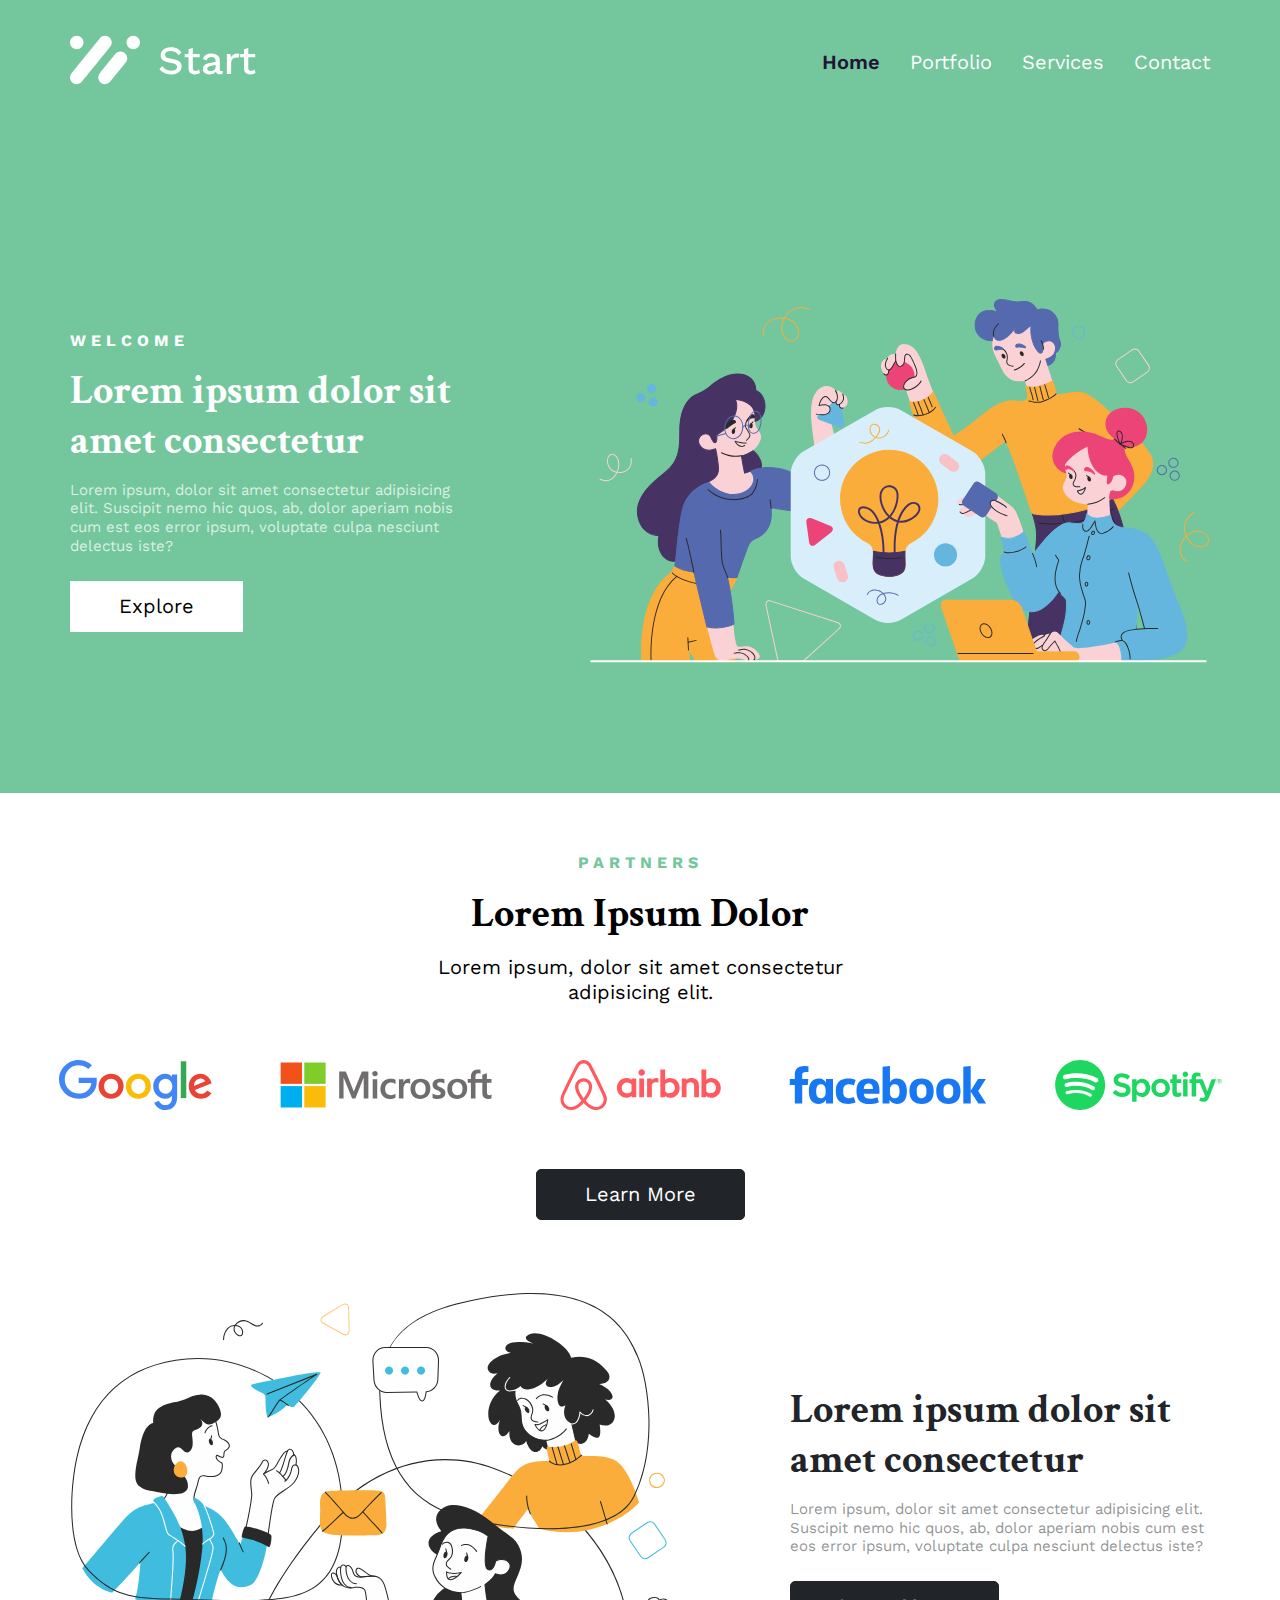
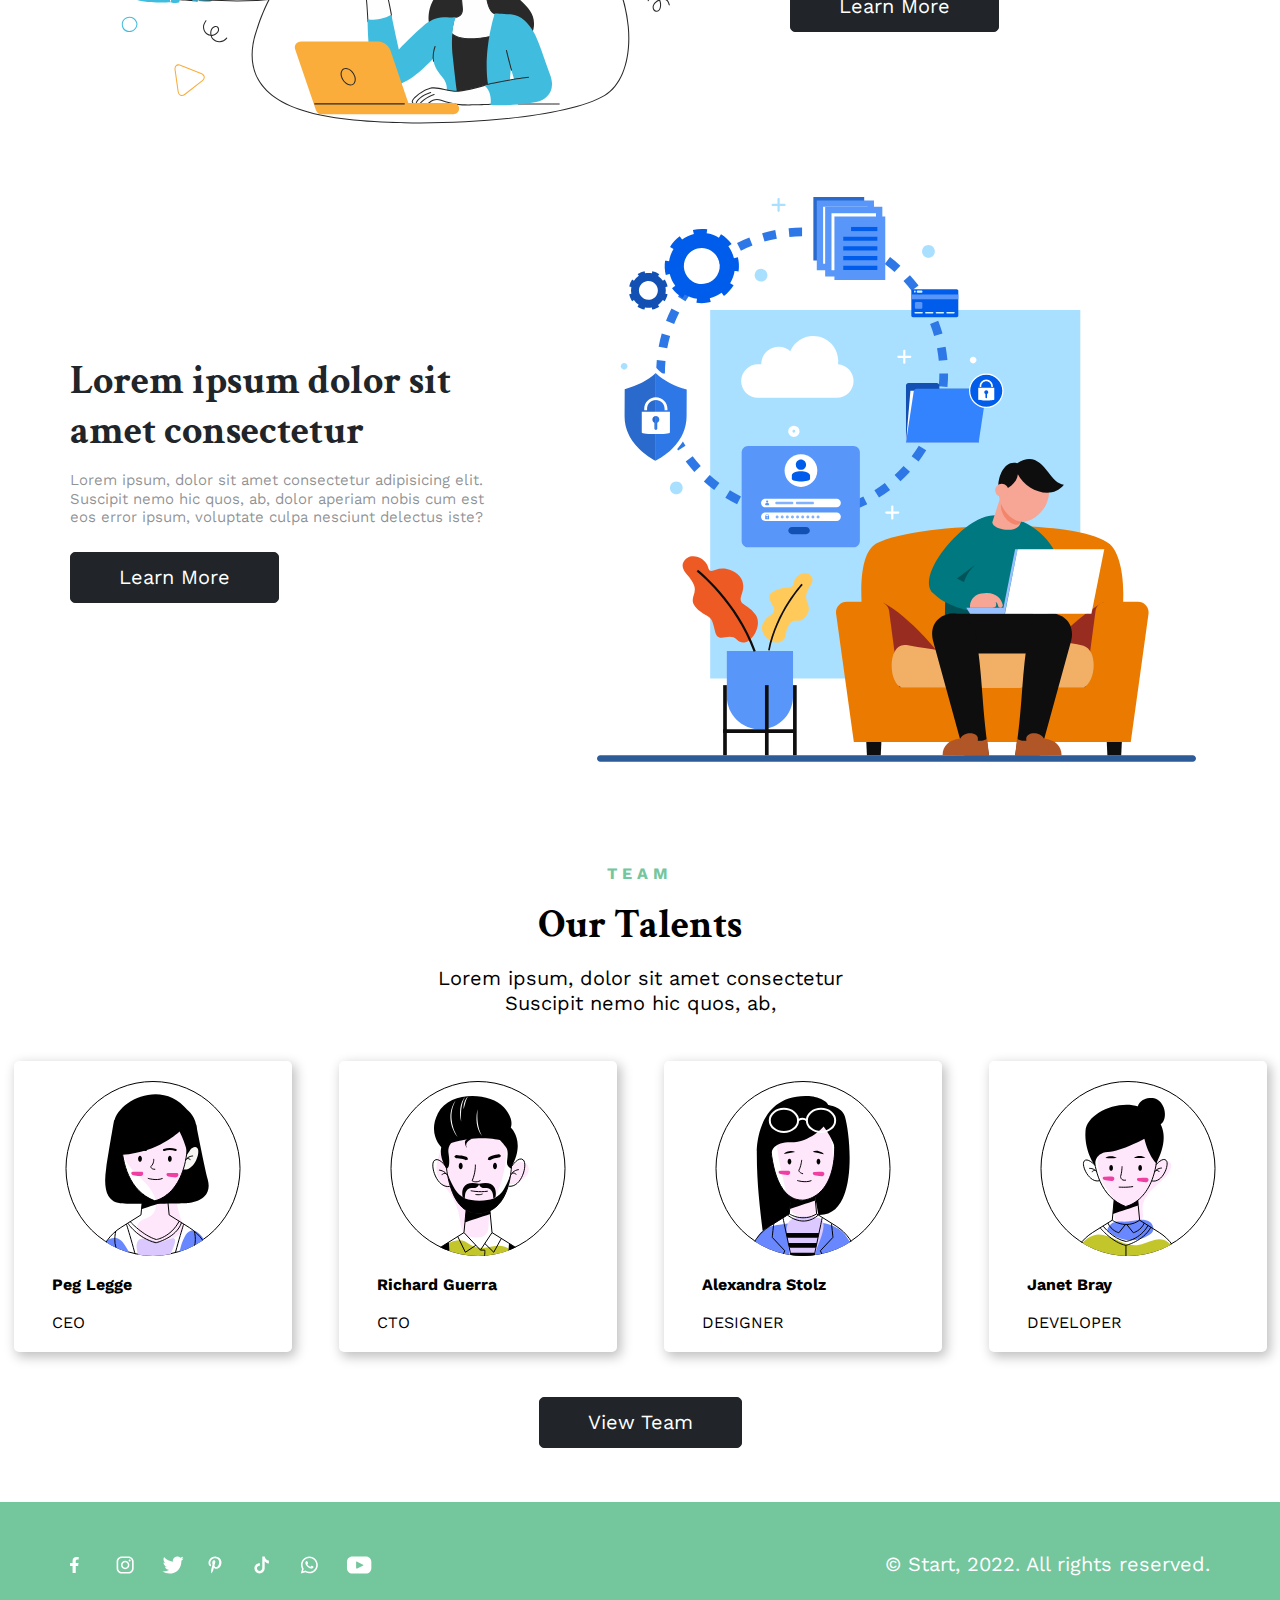
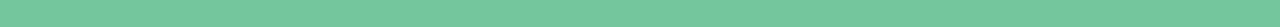
<file: index.html>
<!DOCTYPE html>
<html lang="en">
  <head>
    <meta charset="UTF-8" />
    <meta name="viewport" content="width=device-width, initial-scale=1.0" />
    <link rel="stylesheet" href="./css/main.css" />
    <title>Document</title>
  </head>
  <body>
    <header class="header">
      <div class="container header__wrapper">
        <a href="#" class="logo">
          <img class="logo_img" src="./images/logo.svg" alt="logo" />
        </a>
        <nav class="header__nav">
          <input type="checkbox" id="menuopener" />
          <ul class="header__list">
            <li class="header__list_item">
              <a href="./index.html" class="active">Home</a>
            </li>
            <li class="header__list_item">
              <a href="./portifolio.html">Portfolio</a>
            </li>
            <li class="header__list_item">
              <a href="./services.html">Services</a>
            </li>
            <li class="header__list_item">
              <a href="./contact.html">Contact</a>
            </li>
          </ul>
          <label for="menuopener" class="menuopnerBtn"></label>
        </nav>
      </div>
    </header>
    <main>
      <!-- Hero -->
      <section class="hero">
        <div class="container hero__wrapper">
          <div class="hero__content">
            <h2>WELCOME</h2>
            <h3>Lorem ipsum dolor sit amet consectetur</h3>
            <p>
              Lorem ipsum, dolor sit amet consectetur adipisicing elit. Suscipit
              nemo hic quos, ab, dolor aperiam nobis cum est eos error ipsum,
              voluptate culpa nesciunt delectus iste?
            </p>
            <a class="btn_primary" href="#">Explore</a>
          </div>
          <span class="hero_bg"></span>

          <!-- <img class="hero_bg" src="./images/hero_bg.svg" alt="bg" /> -->
        </div>
      </section>
      <!-- End of Hero -->

      <!-- partners  -->
      <section class="partners">
        <div class="container partners__wrapper">
          <div class="partners__content">
            <h2>partners</h2>
            <h4>Lorem Ipsum Dolor</h4>
            <p>Lorem ipsum, dolor sit amet consectetur adipisicing elit.</p>
          </div>

          <ul class="partners__list">
            <li class="partners__list_item">
              <a href="#">
                <img src="./images/logo_google.svg" alt="google" />
              </a>
            </li>
            <li class="partners__list_item">
              <a href="#">
                <img src="./images/logo_microsoft.svg" alt="google" />
              </a>
            </li>
            <li class="partners__list_item">
              <a href="#">
                <img src="./images/logo_airbnb.svg" alt="google" />
              </a>
            </li>
            <li class="partners__list_item">
              <a href="#">
                <img src="./images/logo_facebook.svg" alt="google" />
              </a>
            </li>
            <li class="partners__list_item">
              <a href="#">
                <img src="./images/logo_spotify.svg" alt="google" />
              </a>
            </li>
          </ul>
          <a href="#" class="btn_primary_black">Learn More</a>
        </div>
      </section>
      <!-- End of partners  -->

      <!-- Message  -->
      <section class="message">
        <div class="container message__wrapper">
          <span class="message_bg"></span>
          <div class="message__content">
            <h3>Lorem ipsum dolor sit amet consectetur</h3>
            <p>
              Lorem ipsum, dolor sit amet consectetur adipisicing elit. Suscipit
              nemo hic quos, ab, dolor aperiam nobis cum est eos error ipsum,
              voluptate culpa nesciunt delectus iste?
            </p>
            <a class="btn_primary_black" href="#">Learn More</a>
          </div>
        </div>
      </section>
      <!-- End of Message  -->

      <!-- Data -->
      <section class="data">
        <div class="container data__wrapper">
          <div class="data__content">
            <h3>Lorem ipsum dolor sit amet consectetur</h3>
            <p>
              Lorem ipsum, dolor sit amet consectetur adipisicing elit. Suscipit
              nemo hic quos, ab, dolor aperiam nobis cum est eos error ipsum,
              voluptate culpa nesciunt delectus iste?
            </p>
            <a class="btn_primary_black" href="#">Learn More</a>
          </div>
          <span class="data_bg"></span>
        </div>
      </section>
      <!-- End of Data -->

      <!-- Team -->
      <section class="team">
        <div class="container team__wrapper">
          <div class="team__content">
            <h2>team</h2>
            <h4>Our Talents</h4>
            <p>
              Lorem ipsum, dolor sit amet consectetur Suscipit nemo hic quos,
              ab,
            </p>
          </div>
          <ul class="team__list">
            <li class="team__list__item">
              <div class="team__list__item_content">
                <img src="./images/peg_picture.svg" alt="picture" />
              </div>
              <h4>Peg Legge</h4>
              <p>CEO</p>
            </li>
            <li class="team__list__item">
              <div class="team__list__item_content">
                <img src="./images/Richard.svg" alt="picture" />
              </div>
              <h4>Richard Guerra</h4>
              <p>CTO</p>
            </li>
            <li class="team__list__item">
              <div class="team__list__item_content">
                <img src="./images/Alexandra.svg" alt="picture" />
              </div>
              <h4>Alexandra Stolz</h4>
              <p>DESIGNER</p>
            </li>
            <li class="team__list__item">
              <div class="team__list__item_content">
                <img src="./images/Janet.svg" alt="picture" />
              </div>
              <h4>Janet Bray</h4>
              <p>DEVELOPER</p>
            </li>
          </ul>
          <a href="#" class="btn_primary_black">View Team</a>
        </div>
      </section>
      <!-- End of Team -->
    </main>
    <!-- Footer -->
    <footer class="footer">
      <div class="container footer__wrapper">
        <ul class="footer__list">
          <li class="footer__list__item">
            <a href="#">
              <span class="facebook"></span>
            </a>
          </li>
          <li class="footer__list__item">
            <a href="#">
              <span class="instagram"></span>
            </a>
          </li>
          <li class="footer__list__item">
            <a href="#">
              <span class="twit"></span>
            </a>
          </li>
          <li class="footer__list__item">
            <a href="#">
              <span class="pins"></span>
            </a>
          </li>
          <li class="footer__list__item">
            <a href="#">
              <span class="tiktok"></span>
            </a>
          </li>
          <li class="footer__list__item">
            <a href="#">
              <span class="whatsapp"></span>
            </a>
          </li>
          <li class="footer__list__item">
            <a href="#">
              <span class="youtube"></span>
            </a>
          </li>
        </ul>

        <p>© Start, 2022. All rights reserved.</p>
      </div>
    </footer>
    <!-- End of Footer -->
  </body>
</html>
</file>
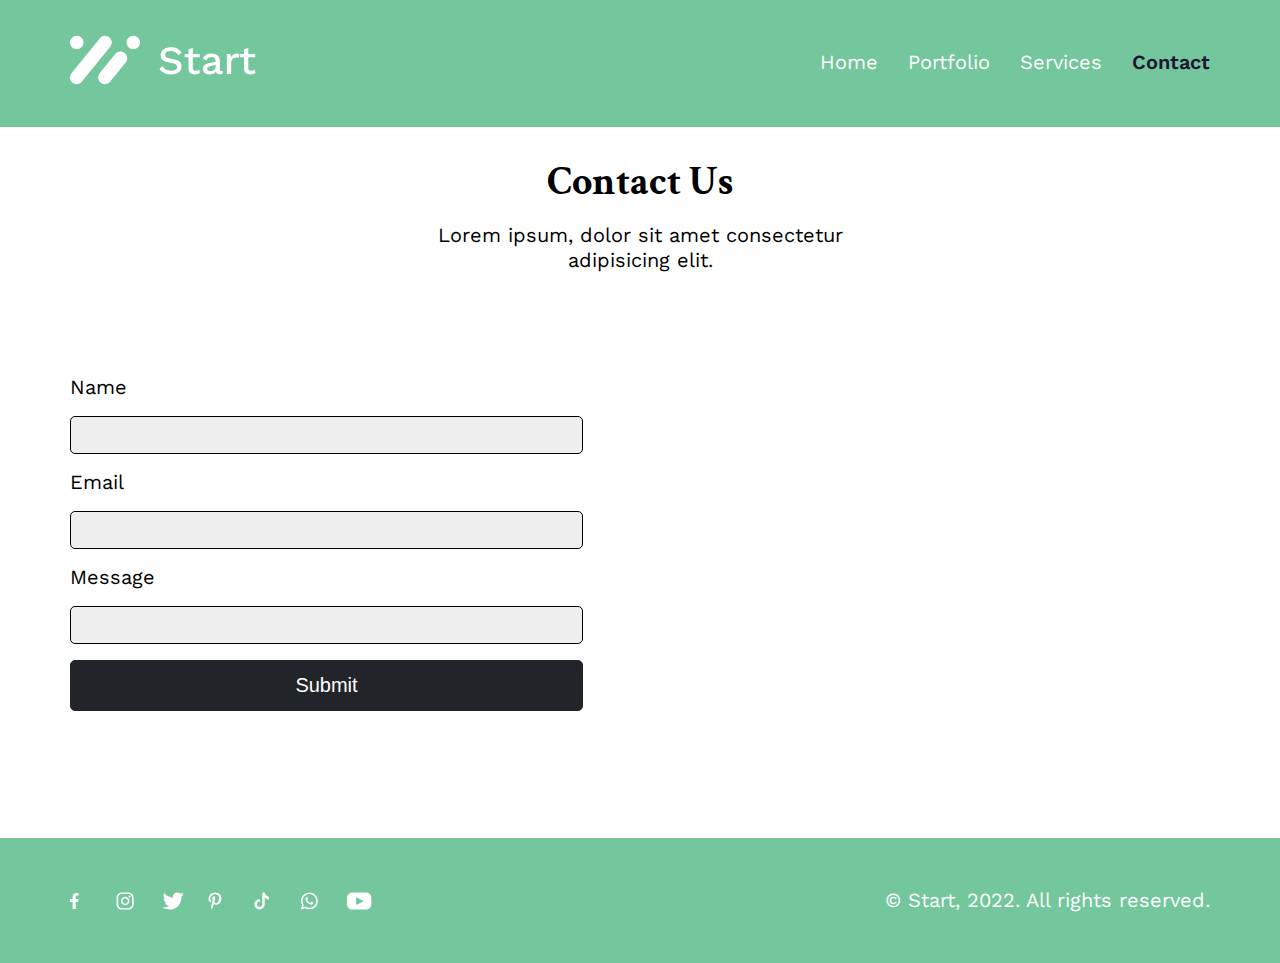
<file: contact.html>
<!DOCTYPE html>
<html lang="en">
  <head>
    <meta charset="UTF-8" />
    <meta name="viewport" content="width=device-width, initial-scale=1.0" />
    <link rel="stylesheet" href="./css/main.css" />
    <title>Document</title>
  </head>
  <body>
    <header class="header">
      <div class="container header__wrapper">
        <a href="#" class="logo">
          <img class="logo_img" src="./images/logo.svg" alt="logo" />
        </a>
        <nav class="header__nav">
          <input type="checkbox" id="menuopener" />
          <ul class="header__list">
            <li class="header__list_item">
              <a href="./index.html">Home</a>
            </li>
            <li class="header__list_item">
              <a href="./portifolio.html">Portfolio</a>
            </li>
            <li class="header__list_item">
              <a href="./services.html">Services</a>
            </li>
            <li class="header__list_item">
              <a href="./contact.html" class="active">Contact</a>
            </li>
          </ul>
          <label for="menuopener" class="menuopnerBtn"></label>
        </nav>
      </div>
    </header>
    <main>
      <section class="contact_section">
        <div class="container services_section__wrapper">
          <div class="contact_section_content">
            <h4>Contact Us</h4>
            <p>Lorem ipsum, dolor sit amet consectetur adipisicing elit.</p>
          </div>
          <div class="services__content">
            <form action="#" class="contact__form">
              <label for="name">Name</label>
              <input type="text" id="name" />
              <label for="email">Email</label>
              <input type="email" id="email" />
              <label for="message">Message</label>
              <input type="text" id="message" />
              <button type="submit" id="contact__btn">Submit</button>
            </form>
            <iframe
              src="https://www.google.com/maps/embed?pb=!1m14!1m8!1m3!1d11984.761201300016!2d69.2284847!3d41.3264751!3m2!1i1024!2i768!4f13.1!3m3!1m2!1s0x38ae8bb7a0ebbae3%3A0xf9e01b5d45fc68cd!2sPDP%20Academy!5e0!3m2!1sru!2s!4v1706457384325!5m2!1sru!2s"
              style="border: 0"
              allowfullscreen=""
              loading="lazy"
              referrerpolicy="no-referrer-when-downgrade"></iframe>
          </div>
        </div>
      </section>
    </main>
    <!-- Footer -->
    <footer class="footer">
      <div class="container footer__wrapper">
        <ul class="footer__list">
          <li class="footer__list__item">
            <a href="#">
              <span class="facebook"></span>
            </a>
          </li>
          <li class="footer__list__item">
            <a href="#">
              <span class="instagram"></span>
            </a>
          </li>
          <li class="footer__list__item">
            <a href="#">
              <span class="twit"></span>
            </a>
          </li>
          <li class="footer__list__item">
            <a href="#">
              <span class="pins"></span>
            </a>
          </li>
          <li class="footer__list__item">
            <a href="#">
              <span class="tiktok"></span>
            </a>
          </li>
          <li class="footer__list__item">
            <a href="#">
              <span class="whatsapp"></span>
            </a>
          </li>
          <li class="footer__list__item">
            <a href="#">
              <span class="youtube"></span>
            </a>
          </li>
        </ul>

        <p>© Start, 2022. All rights reserved.</p>
      </div>
    </footer>
    <!-- End of Footer -->
  </body>
</html>
</file>
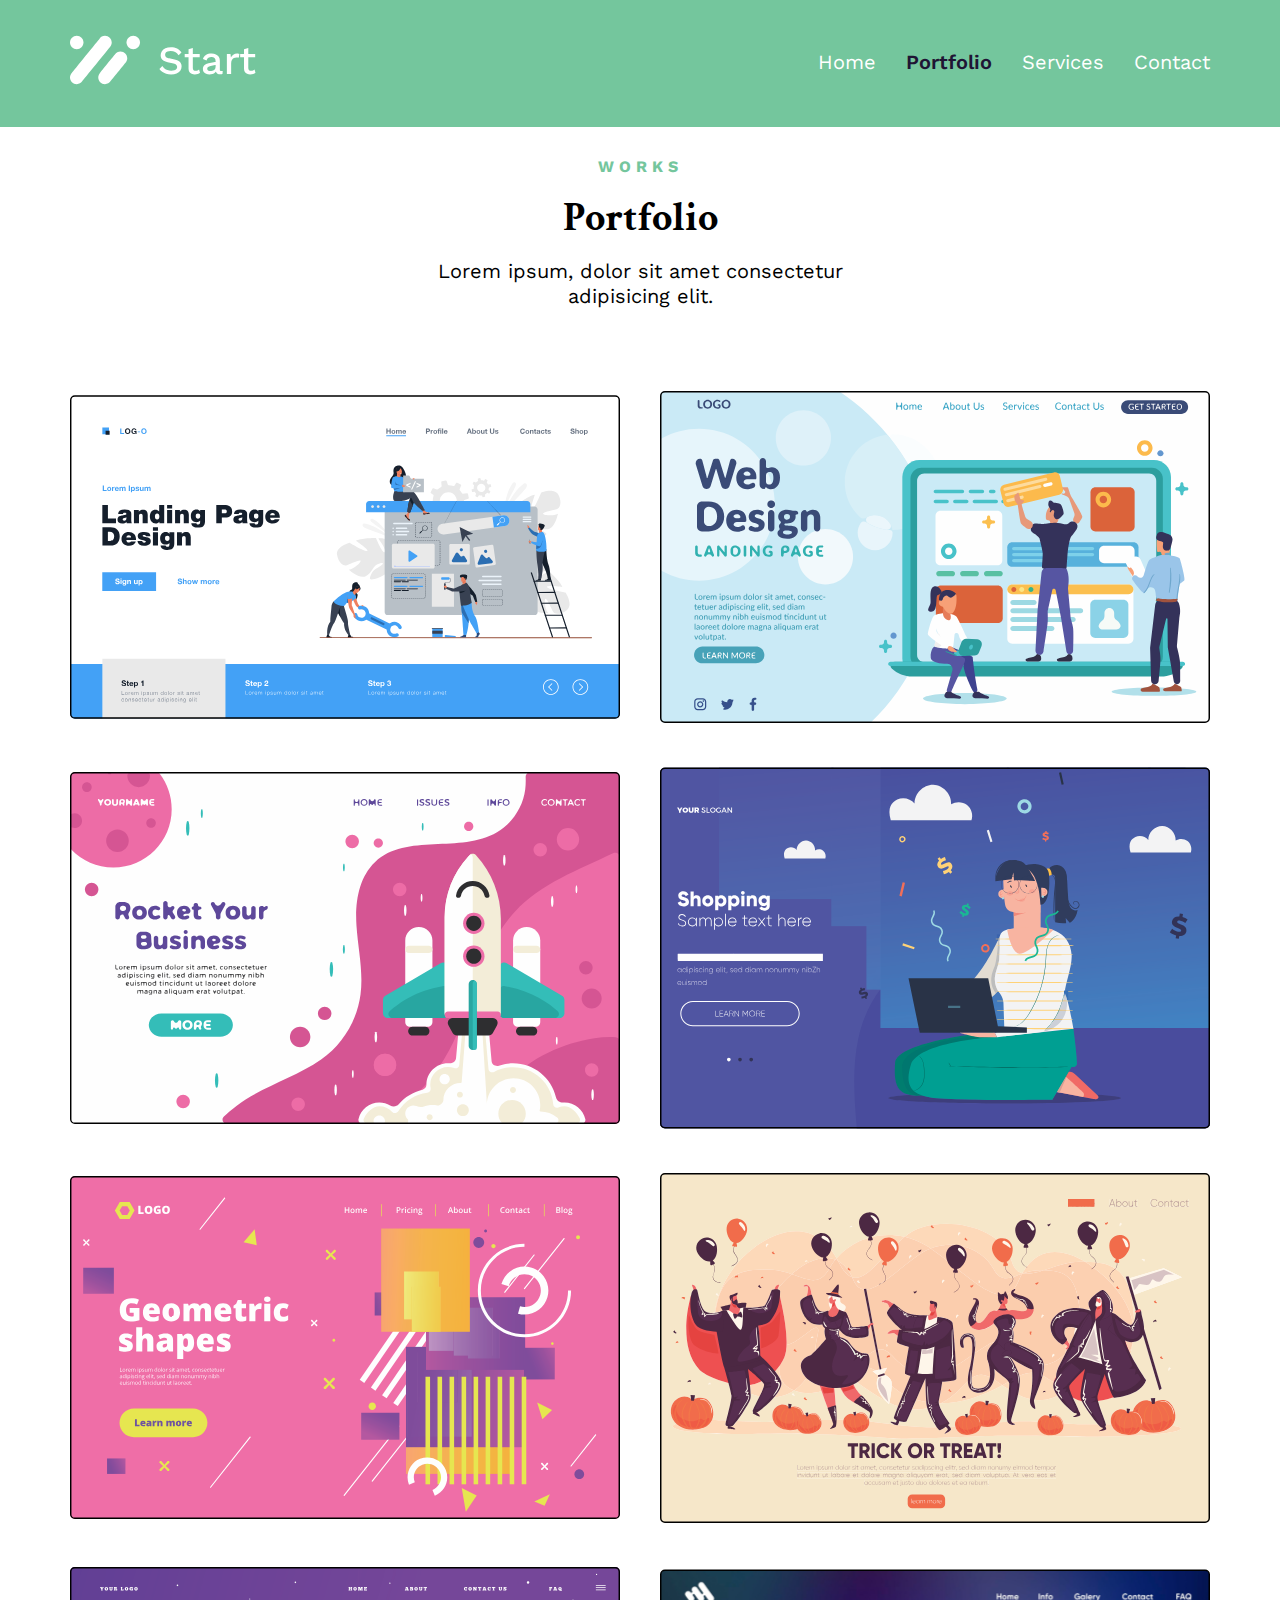
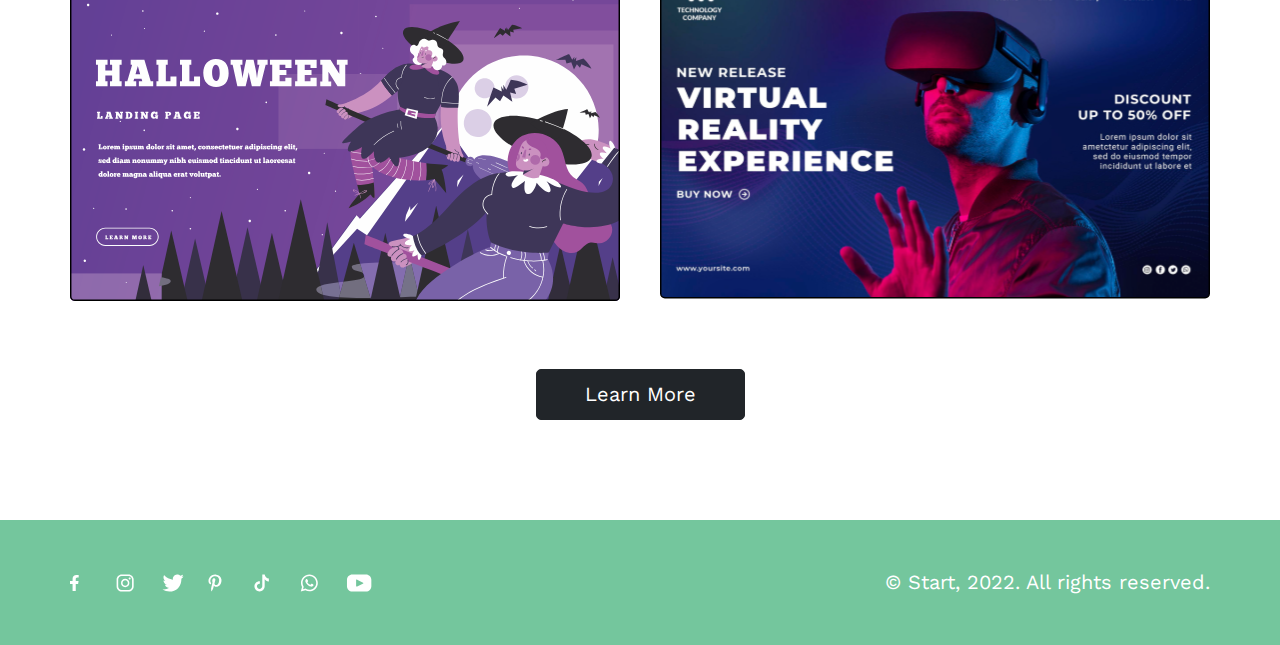
<file: portifolio.html>
<!DOCTYPE html>
<html lang="en">
  <head>
    <meta charset="UTF-8" />
    <meta name="viewport" content="width=device-width, initial-scale=1.0" />
    <link rel="stylesheet" href="./css/main.css">
    <title>Document</title>
  </head>
  <body>
    <header class="header">
      <div class="container header__wrapper">
        <a href="#" class="logo">
          <img class="logo_img" src="./images/logo.svg" alt="logo" />
        </a>
        <nav class="header__nav">
          <input type="checkbox" id="menuopener" />
          <ul class="header__list">
            <li class="header__list_item">
              <a href="./index.html" >Home</a>
            </li>
            <li class="header__list_item">
              <a href="#" class="active">Portfolio</a>
            </li>
            <li class="header__list_item">
              <a href="./services.html">Services</a>
            </li>
            <li class="header__list_item">
              <a href="./contact.html">Contact</a>
            </li>
          </ul>
          <label for="menuopener" class="menuopnerBtn"></label>
        </nav>
      </div>
    </header>
    <main>
      <section class="portifolio_section">
        <div class="container portifolio_section__wrapper">
          <div class="portifolio_section_content">
            <h2>Works</h2>
            <h4>Portfolio</h4>
            <p>Lorem ipsum, dolor sit amet consectetur adipisicing elit.</p>
          </div>
          <ul class="portifolio_section__list">
            <li class="portifolio_section__list__item">
                <a href="#">
                    <img class="img" src="./images/portifolio_1_img.svg" alt="img">
                </a>
            </li>
            <li class="portifolio_section__list__item">
                <a href="#">
                    <img class="img" src="./images/portfolio_2_img..svg" alt="img">
                </a>
            </li>
            <li class="portifolio_section__list__item">
                <a href="#">
                    <img class="img" src="./images/portfolio_3_img..svg" alt="img">
                </a>
            </li>
            <li class="portifolio_section__list__item">
                <a href="#">
                    <img class="img" src="./images/portfolio_4_img..svg" alt="img">
                </a>
            </li>
            <li class="portifolio_section__list__item">
                <a href="#">
                    <img class="img" src="./images/portfolio_5_img..svg" alt="img">
                </a>
            </li>
            <li class="portifolio_section__list__item">
                <a href="#">
                    <img class="img" src="./images/portfolio_6_img..svg" alt="img">
                </a>
            </li>
            <li class="portifolio_section__list__item">
                <a href="#">
                    <img class="img" src="./images/portfolio_7_img..svg" alt="img">
                </a>
            </li>
            <li class="portifolio_section__list__item">
                <a href="#">
                    <img class="img" src="./images/portfolio_8_img..svg" alt="img">
                </a>
            </li>
          </ul>

          <a href="#" class="btn_primary_black">Learn More</a>
        </div>
      </section>
    </main>
    <!-- Footer -->
    <footer class="footer">
      <div class="container footer__wrapper">
        <ul class="footer__list">
          <li class="footer__list__item">
            <a href="#">
              <span class="facebook"></span>
            </a>
          </li>
          <li class="footer__list__item">
            <a href="#">
              <span class="instagram"></span>
            </a>
          </li>
          <li class="footer__list__item">
            <a href="#">
              <span class="twit"></span>
            </a>
          </li>
          <li class="footer__list__item">
            <a href="#">
              <span class="pins"></span>
            </a>
          </li>
          <li class="footer__list__item">
            <a href="#">
              <span class="tiktok"></span>
            </a>
          </li>
          <li class="footer__list__item">
            <a href="#">
              <span class="whatsapp"></span>
            </a>
          </li>
          <li class="footer__list__item">
            <a href="#">
              <span class="youtube"></span>
            </a>
          </li>
        </ul>

        <p>© Start, 2022. All rights reserved.</p>
      </div>
    </footer>
    <!-- End of Footer -->
  </body>
</html>
</file>
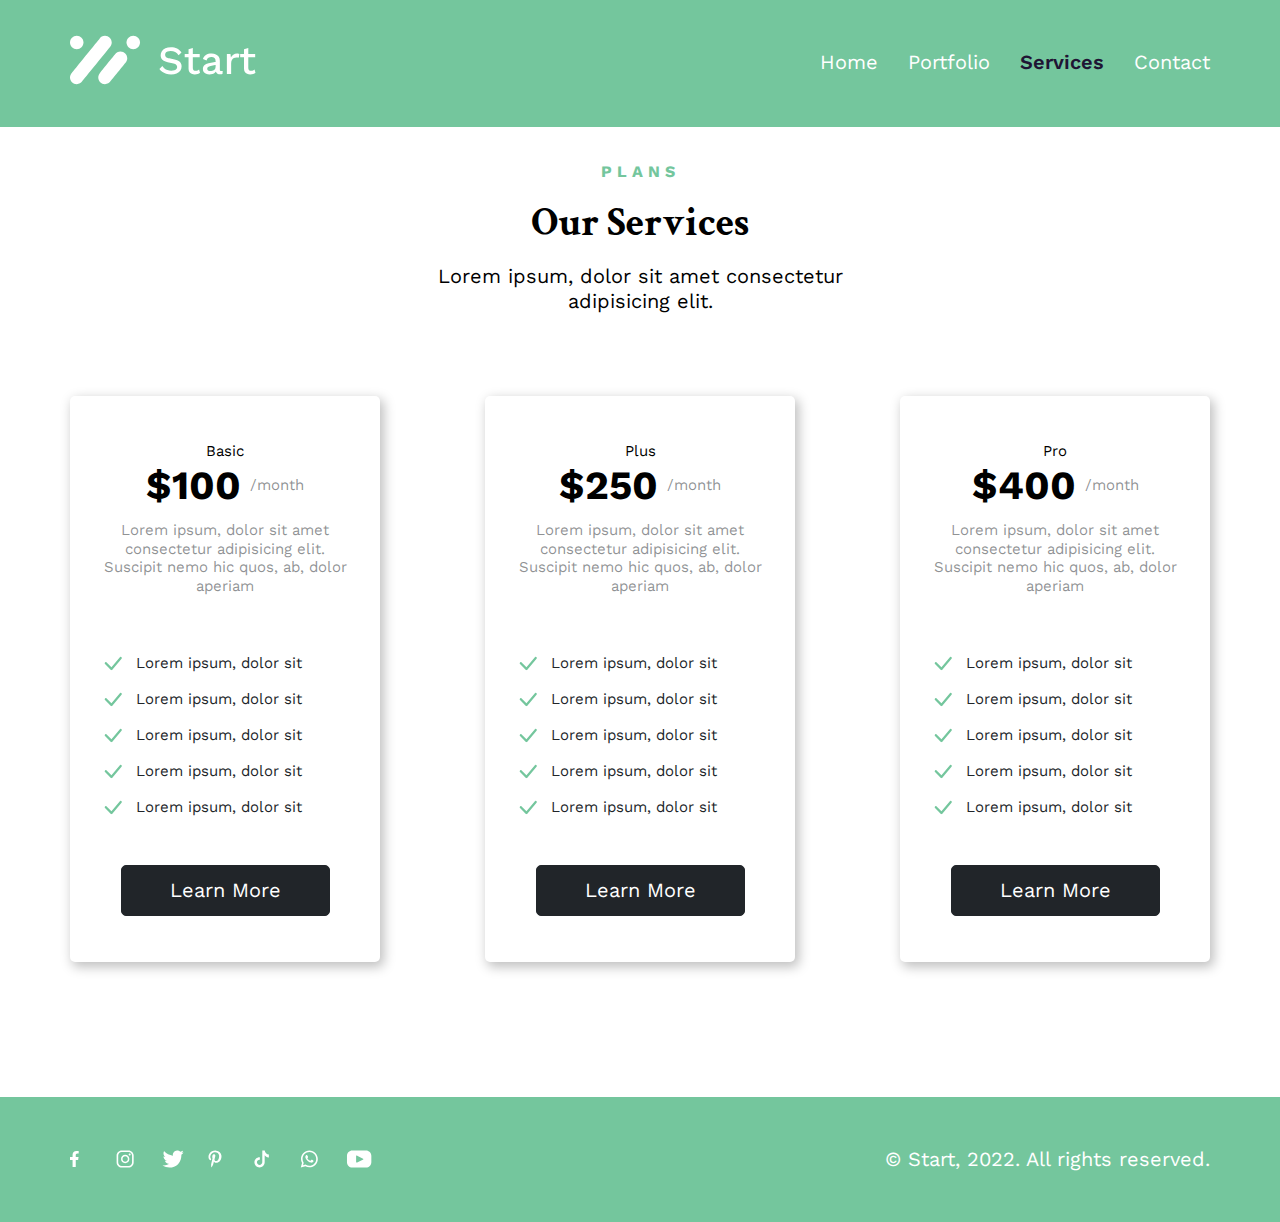
<file: services.html>
<!DOCTYPE html>
<html lang="en">
  <head>
    <meta charset="UTF-8" />
    <meta name="viewport" content="width=device-width, initial-scale=1.0" />
    <link rel="stylesheet" href="./css/main.css" />
    <title>Document</title>
  </head>
  <body>
    <header class="header">
      <div class="container header__wrapper">
        <a href="#" class="logo">
          <img class="logo_img" src="./images/logo.svg" alt="logo" />
        </a>
        <nav class="header__nav">
          <input type="checkbox" id="menuopener" />
          <ul class="header__list">
            <li class="header__list_item">
              <a href="./index.html">Home</a>
            </li>
            <li class="header__list_item">
              <a href="./portifolio.html">Portfolio</a>
            </li>
            <li class="header__list_item">
              <a href="./services.html" class="active">Services</a>
            </li>
            <li class="header__list_item">
              <a href="./contact.html">Contact</a>
            </li>
          </ul>
          <label for="menuopener" class="menuopnerBtn"></label>
        </nav>
      </div>
    </header>
    <main>
      <section class="services_section">
        <div class="container portifolio_section__wrapper">
          <div class="portifolio_section_content">
            <h2>Plans</h2>
            <h4>Our Services</h4>
            <p>Lorem ipsum, dolor sit amet consectetur adipisicing elit.</p>
          </div>
          <ul class="services_section__list">
            <li class="services_section__list__item">
              <div class="services_section__list__item__content">
                <h2>Basic</h2>
                <span class="cart__usd">
                  <h6>$100</h6>
                  <p>/month</p>
                </span>
                <p>
                  Lorem ipsum, dolor sit amet consectetur adipisicing elit.
                  Suscipit nemo hic quos, ab, dolor aperiam
                </p>
              </div>
              <div class="card__check">
                <p>Lorem ipsum, dolor sit</p>
                <p>Lorem ipsum, dolor sit</p>
                <p>Lorem ipsum, dolor sit</p>
                <p>Lorem ipsum, dolor sit</p>
                <p>Lorem ipsum, dolor sit</p>
              </div>
              <a href="#" class="btn_primary_black_services">Learn More</a>
            </li>
            <li class="services_section__list__item">
              <div class="services_section__list__item__content">
                <h2>Plus</h2>
                <span class="cart__usd">
                  <h6>$250</h6>
                  <p>/month</p>
                </span>
                <p>
                  Lorem ipsum, dolor sit amet consectetur adipisicing elit.
                  Suscipit nemo hic quos, ab, dolor aperiam
                </p>
              </div>
              <div class="card__check">
                <p>Lorem ipsum, dolor sit</p>
                <p>Lorem ipsum, dolor sit</p>
                <p>Lorem ipsum, dolor sit</p>
                <p>Lorem ipsum, dolor sit</p>
                <p>Lorem ipsum, dolor sit</p>
              </div>
              <a href="#" class="btn_primary_black_services">Learn More</a>
            </li>
            <li class="services_section__list__item">
              <div class="services_section__list__item__content">
                <h2>Pro</h2>
                <span class="cart__usd">
                  <h6>$400</h6>
                  <p>/month</p>
                </span>
                <p>
                  Lorem ipsum, dolor sit amet consectetur adipisicing elit.
                  Suscipit nemo hic quos, ab, dolor aperiam
                </p>
              </div>
              <div class="card__check">
                <p>Lorem ipsum, dolor sit</p>
                <p>Lorem ipsum, dolor sit</p>
                <p>Lorem ipsum, dolor sit</p>
                <p>Lorem ipsum, dolor sit</p>
                <p>Lorem ipsum, dolor sit</p>
              </div>
              <a href="#" class="btn_primary_black_services">Learn More</a>
            </li>
          </ul>
        </div>
      </section>
    </main>
    <!-- Footer -->
    <footer class="footer">
      <div class="container footer__wrapper">
        <ul class="footer__list">
          <li class="footer__list__item">
            <a href="#">
              <span class="facebook"></span>
            </a>
          </li>
          <li class="footer__list__item">
            <a href="#">
              <span class="instagram"></span>
            </a>
          </li>
          <li class="footer__list__item">
            <a href="#">
              <span class="twit"></span>
            </a>
          </li>
          <li class="footer__list__item">
            <a href="#">
              <span class="pins"></span>
            </a>
          </li>
          <li class="footer__list__item">
            <a href="#">
              <span class="tiktok"></span>
            </a>
          </li>
          <li class="footer__list__item">
            <a href="#">
              <span class="whatsapp"></span>
            </a>
          </li>
          <li class="footer__list__item">
            <a href="#">
              <span class="youtube"></span>
            </a>
          </li>
        </ul>

        <p>© Start, 2022. All rights reserved.</p>
      </div>
    </footer>
    <!-- End of Footer -->
  </body>
</html>
</file>
<file: css/main.css>
@import url(https://fonts.googleapis.com/css2?family=Work+Sans:wght@100;200;300;400;500;600;800;900&display=swap);
@import url(https://fonts.googleapis.com/css2?family=Crimson+Text:wght@100;200;300;400;500;600;700&display=swap);
*,
*::before,
*::after {
  margin: 0;
  padding: 0;
  box-sizing: border-box;
}

body {
  font-family: "Work Sans", sans-serif;
}

a {
  text-decoration: none;
}

ul {
  list-style: none;
}

.container {
  max-width: 1180px;
  margin: 0 auto;
  padding: 0 20px;
}

.header {
  position: absolute;
  width: 100%;
  background-color: transparent;
  padding-top: 35px;
}

.header__wrapper,
.header__list {
  display: flex;
}

.header__wrapper {
  justify-content: space-between;
  align-items: center;
}
.header__wrapper a {
  z-index: 99;
}

.header__nav {
  display: flex;
  align-items: center;
  justify-content: center;
}

.header__list {
  gap: 30px;
  align-items: center;
  transition: all 0.3s ease;
}
@media only screen and (min-width: 0) and (max-width: 1025px) {
  .header__list {
    position: absolute;
    top: 0;
    left: 0;
    width: 80%;
    height: 100vh;
    padding-bottom: 25vh;
    background-color: #ababab;
    align-items: center;
    flex-direction: column;
    justify-content: center;
    transform: translateX(-100%);
    gap: 30px;
  }
}

.header__list_item a {
  color: var(--Color-White-100, #fff);
  text-align: right;
  font-size: 20px;
  font-weight: 400;
  line-height: 125%;
}
@media only screen and (min-width: 0) and (max-width: 1025px) {
  .header__list_item a {
    color: #fff;
    font-size: 30px;
  }
}

.header__list_item .active {
  font-size: 20px;
  font-weight: 600;
  line-height: 125%;
  color: #1f1534;
}
@media only screen and (min-width: 0) and (max-width: 1025px) {
  .header__list_item .active {
    font-size: 30px;
  }
}

.header__list_item :hover {
  color: #1f1f1f;
}

#menuopener {
  visibility: hidden;
}

#menuopener:checked + .header__list {
  transform: translateX(0);
}

.menuopnerBtn {
  display: none;
  width: 35px;
  height: 35px;
  background-image: url(../images/menu_btn.svg);
  background-size: contain;
}
@media only screen and (min-width: 0) and (max-width: 1025px) {
  .menuopnerBtn {
    display: block;
  }
}

.btn_primary {
  padding: 12px 48px;
  border: 1px solid #fff;
  background-color: #FFF;
  color: #000;
  text-align: center;
  font-size: 20px;
  font-weight: 400;
  line-height: 125%;
  transition: all 0.3s ease;
}
.btn_primary:hover {
  background-color: transparent;
}

.hero {
  padding-top: 165px;
  padding-bottom: 123px;
  background-color: #74c69d;
}
@media only screen and (max-width: 767px) {
  .hero {
    padding-bottom: 40px;
  }
}

.hero__wrapper {
  display: flex;
  align-items: center;
  gap: 120px;
}
@media only screen and (min-width: 0) and (max-width: 1025px) {
  .hero__wrapper {
    flex-direction: column-reverse;
    gap: 30px;
  }
}

.hero_bg {
  width: 645px;
  height: 378px;
  background-image: url(../images/hero_bg.svg);
  background-repeat: no-repeat;
  background-size: contain;
  background-position: center;
}
@media only screen and (max-width: 767px) {
  .hero_bg {
    width: 335px;
    height: 196px;
  }
}

.hero__content {
  display: flex;
  flex-direction: column;
  align-items: start;
  gap: 15px;
}

.hero__content h2 {
  color: var(--Text_White, #FFF);
  font-size: 16px;
  font-weight: 700;
  line-height: 125%;
  letter-spacing: 5px;
}

.hero__content h3 {
  max-width: 416px;
  color: var(--Text_White, #FFF);
  font-family: "Crimson Text";
  font-size: 40px;
  font-weight: 700;
  line-height: 125%;
}
@media only screen and (max-width: 767px) {
  .hero__content h3 {
    font-size: 28px;
  }
}

.hero__content p {
  max-width: 416px;
  padding-bottom: 10px;
  color: var(--Color-White-75, rgba(255, 255, 255, 0.75));
  font-size: 15px;
  font-weight: 400;
  line-height: 125%;
}

.btn_primary_black {
  padding: 12px 48px;
  border: 1px solid #212529;
  background: var(--color-dark, #212529);
  border-radius: 5px;
  color: #ffffff;
  text-align: center;
  font-size: 20px;
  font-weight: 400;
  line-height: 125%;
  transition: all 0.3s ease;
}
.btn_primary_black:hover {
  background-color: transparent;
  color: #000;
}

.partners {
  padding-top: 60px;
  padding-bottom: 73px;
}
@media only screen and (min-width: 0) and (max-width: 1025px) {
  .partners {
    padding-top: 22px;
    padding-bottom: 60px;
  }
}

.partners__wrapper {
  display: flex;
  flex-direction: column;
  justify-content: center;
  align-items: center;
}

.partners__content {
  display: flex;
  flex-direction: column;
  align-items: center;
  gap: 16px;
}

.partners__content h2 {
  color: var(--Color-Green-100, #74C69D);
  text-align: center;
  font-size: 16px;
  font-weight: 700;
  line-height: 125%;
  letter-spacing: 5px;
  text-transform: uppercase;
}

.partners__content h4 {
  color: var(--Text_Black, #000);
  text-align: center;
  font-family: "Crimson Text";
  font-size: 40px;
  font-weight: 700;
  line-height: 125%;
}
@media only screen and (min-width: 0) and (max-width: 1025px) {
  .partners__content h4 {
    font-size: 24px;
  }
}

.partners__content p {
  max-width: 411px;
  color: var(--Text_Black, #000);
  text-align: center;
  font-size: 20px;
  font-weight: 400;
  line-height: 125%;
}

.partners__list {
  padding: 55px 0;
  display: flex;
  align-items: center;
  gap: 68px;
}
@media only screen and (max-width: 767px) {
  .partners__list {
    flex-direction: column;
    gap: 40px;
  }
}
@media only screen and (min-width: 768px) and (max-width: 1025px) {
  .partners__list {
    flex-wrap: wrap;
    gap: 20px;
    justify-content: center;
  }
}

@media only screen and (min-width: 768px) and (max-width: 1025px) {
  .partners__list_item {
    width: 250px;
  }
}

.message {
  padding-bottom: 73px;
}
@media only screen and (max-width: 767px) {
  .message {
    padding-bottom: 60px;
  }
}

.message__wrapper {
  display: flex;
  align-items: center;
  gap: 120px;
}
@media only screen and (min-width: 0) and (max-width: 1025px) {
  .message__wrapper {
    flex-direction: column;
    gap: 30px;
  }
}

.message_bg {
  width: 600px;
  height: 431px;
  background-image: url(../images/section_bg_1.svg);
  background-repeat: no-repeat;
  background-size: contain;
  background-position: center;
}
@media only screen and (max-width: 767px) {
  .message_bg {
    width: 335px;
    height: 240px;
  }
}

.message__content {
  display: flex;
  flex-direction: column;
  align-items: start;
  gap: 15px;
}

.message__content h2 {
  color: var(--Text_White, #212529);
  font-size: 16px;
  font-weight: 700;
  line-height: 125%;
  letter-spacing: 5px;
}

.message__content h3 {
  max-width: 416px;
  color: var(--Text_White, #212529);
  font-family: "Crimson Text";
  font-size: 40px;
  font-weight: 700;
  line-height: 125%;
}
@media only screen and (max-width: 767px) {
  .message__content h3 {
    font-size: 28px;
  }
}

.message__content p {
  max-width: 416px;
  padding-bottom: 10px;
  color: var(--Color-White-75, rgba(33, 37, 41, 0.5));
  font-size: 15px;
  font-weight: 400;
  line-height: 125%;
}

.data {
  padding-bottom: 102px;
}
@media only screen and (min-width: 0) and (max-width: 1025px) {
  .data {
    padding-bottom: 40px;
  }
}

.data__wrapper {
  display: flex;
  align-items: center;
  gap: 110px;
}
@media only screen and (min-width: 0) and (max-width: 1025px) {
  .data__wrapper {
    flex-direction: column-reverse;
    gap: 30px;
  }
}

.data_bg {
  width: 600px;
  height: 565px;
  background-image: url(../images/section_bg_2.svg);
  background-repeat: no-repeat;
  background-size: contain;
  background-position: center;
}
@media only screen and (max-width: 767px) {
  .data_bg {
    width: 335px;
    height: 315px;
  }
}

.data__content {
  padding: 155px 0;
  display: flex;
  flex-direction: column;
  align-items: start;
  gap: 15px;
}
@media only screen and (min-width: 0) and (max-width: 1025px) {
  .data__content {
    padding-top: 0;
    padding-bottom: 0;
  }
}

.data__content h2 {
  color: var(--Text_White, #212529);
  font-size: 16px;
  font-weight: 700;
  line-height: 125%;
  letter-spacing: 5px;
}

.data__content h3 {
  max-width: 416px;
  color: var(--Text_White, #212529);
  font-family: "Crimson Text";
  font-size: 40px;
  font-weight: 700;
  line-height: 125%;
}
@media only screen and (max-width: 767px) {
  .data__content h3 {
    font-size: 28px;
  }
}

.data__content p {
  max-width: 416px;
  padding-bottom: 10px;
  color: var(--Color-White-75, rgba(33, 37, 41, 0.5));
  font-size: 15px;
  font-weight: 400;
  line-height: 125%;
}

.team {
  padding-bottom: 54px;
}

.team__wrapper {
  display: flex;
  flex-direction: column;
  align-items: center;
  gap: 45px;
}

.team__content {
  display: flex;
  flex-direction: column;
  align-items: center;
  gap: 16px;
}

.team__content h2 {
  color: var(--Color-Green-100, #74c69d);
  text-align: center;
  font-size: 16px;
  font-weight: 700;
  line-height: 125%;
  letter-spacing: 5px;
  text-transform: uppercase;
}

.team__content h4 {
  color: var(--Text_Black, #000);
  text-align: center;
  font-family: "Crimson Text";
  font-size: 40px;
  font-weight: 700;
  line-height: 125%;
}
@media only screen and (min-width: 0) and (max-width: 1025px) {
  .team__content h4 {
    font-size: 24px;
  }
}

.team__content p {
  max-width: 411px;
  color: var(--Text_Black, #000);
  text-align: center;
  font-size: 20px;
  font-weight: 400;
  line-height: 125%;
}

.team__list {
  display: flex;
  gap: 47px;
}
@media only screen and (min-width: 768px) and (max-width: 1025px) {
  .team__list {
    flex-wrap: wrap;
    gap: 35px;
    justify-content: center;
  }
}
@media only screen and (max-width: 767px) {
  .team__list {
    flex-direction: column;
    gap: 35px;
  }
}

.team__list__item {
  padding: 20px 38px;
  border-radius: 5px;
  background: #fff;
  box-shadow: 3px 4px 12px 1px rgba(0, 0, 0, 0.25);
  display: flex;
  flex-direction: column;
  gap: 19px;
}
.team__list__item h4 {
  width: 202px;
}
@media only screen and (min-width: 768px) and (max-width: 1025px) {
  .team__list__item {
    width: 300px;
  }
}

.team__list__item_content {
  display: flex;
  align-items: center;
  justify-content: center;
}

.footer {
  padding: 50px 0;
  background: #74C69D;
}
@media only screen and (min-width: 0) and (max-width: 1025px) {
  .footer {
    padding: 31px 0;
  }
}

.footer__wrapper {
  display: flex;
  align-items: center;
  justify-content: space-between;
}
@media only screen and (min-width: 0) and (max-width: 1025px) {
  .footer__wrapper {
    flex-direction: column;
    gap: 20px;
    justify-content: center;
  }
}

.footer__wrapper p {
  color: var(--Color-White-100, #FFF);
  text-align: right;
  font-size: 20px;
  font-weight: 400;
  line-height: 125%;
}

.footer__list {
  display: flex;
  gap: 20px;
}

.footer__list__item .facebook {
  display: block;
  width: 26px;
  height: 18px;
  background-image: url(../images/facebook_icn_1.svg);
  background-repeat: no-repeat;
  background-size: contain;
}

.footer__list__item .instagram {
  display: block;
  width: 26px;
  height: 18px;
  background-image: url(../images/instagram_icn_22.svg);
  background-repeat: no-repeat;
  background-size: contain;
}

.footer__list__item .twit {
  display: block;
  width: 26px;
  height: 18px;
  background-image: url(../images/twit_icn_3.svg);
  background-repeat: no-repeat;
  background-size: contain;
}

.footer__list__item .pins {
  display: block;
  width: 26px;
  height: 18px;
  background-image: url(../images/prin_icn_4.svg);
  background-repeat: no-repeat;
  background-size: contain;
}

.footer__list__item .tiktok {
  display: block;
  width: 26px;
  height: 18px;
  background-image: url(../images/tiktok_icn_5.svg);
  background-repeat: no-repeat;
  background-size: contain;
}

.footer__list__item .whatsapp {
  display: block;
  width: 26px;
  height: 18px;
  background-image: url(../images/whatsapp_icn_6.svg);
  background-repeat: no-repeat;
  background-size: contain;
}

.footer__list__item .youtube {
  display: block;
  width: 26px;
  height: 18px;
  background-image: url(../images/youtube_icn_7.svg);
  background-repeat: no-repeat;
  background-size: contain;
}

.portifolio_section {
  padding-top: 30px;
  padding-bottom: 100px;
}
@media only screen and (min-width: 0) and (max-width: 1025px) {
  .portifolio_section {
    padding-top: 34px;
    padding-bottom: 30px;
  }
}

.portifolio_section__wrapper {
  display: flex;
  flex-direction: column;
  align-items: center;
}

.portifolio_section_content {
  display: flex;
  flex-direction: column;
  align-items: center;
  gap: 16px;
  padding-bottom: 82px;
}
@media only screen and (min-width: 0) and (max-width: 1025px) {
  .portifolio_section_content {
    padding-bottom: 45px;
  }
}

.portifolio_section_content h2 {
  color: var(--Color-Green-100, #74c69d);
  text-align: center;
  font-size: 16px;
  font-weight: 700;
  line-height: 125%;
  letter-spacing: 5px;
  text-transform: uppercase;
}

.portifolio_section_content h4 {
  color: var(--Text_Black, #000);
  text-align: center;
  font-family: "Crimson Text";
  font-size: 40px;
  font-weight: 700;
  line-height: 125%;
}
@media only screen and (min-width: 0) and (max-width: 1025px) {
  .portifolio_section_content h4 {
    font-size: 24px;
  }
}

.portifolio_section_content p {
  max-width: 411px;
  color: var(--Text_Black, #000);
  text-align: center;
  font-size: 20px;
  font-weight: 400;
  line-height: 125%;
}

.portifolio_section__list {
  padding-bottom: 64px;
  display: flex;
  flex-wrap: wrap;
  align-items: center;
  justify-content: center;
  gap: 40px;
}
@media only screen and (min-width: 0) and (max-width: 1025px) {
  .portifolio_section__list {
    padding-bottom: 27px;
  }
}
@media only screen and (min-width: 768px) and (max-width: 1025px) {
  .portifolio_section__list {
    flex-wrap: wrap;
  }
}
@media only screen and (max-width: 767px) {
  .portifolio_section__list {
    flex-direction: column;
  }
}

.img {
  max-width: 550px;
}
@media only screen and (min-width: 0) and (max-width: 1025px) {
  .img {
    max-width: 335px;
  }
}

.header {
  position: static;
  background-color: #74C69D;
  padding-top: 35px;
  padding-bottom: 38px;
}

.btn_primary_black_services {
  padding: 12px 48px;
  border: 1px solid #212529;
  background: var(--color-dark, #212529);
  border-radius: 5px;
  color: #ffffff;
  text-align: center;
  font-size: 20px;
  font-weight: 400;
  line-height: 125%;
  margin: 0 auto;
  transition: all 0.3s ease;
}
.btn_primary_black_services:hover {
  background-color: transparent;
  color: #000;
}

.services_section {
  padding-top: 35px;
  padding-bottom: 135px;
}
@media only screen and (min-width: 0) and (max-width: 1025px) {
  .services_section {
    padding-top: 21px;
    padding-bottom: 68px;
  }
}

.services_section__list {
  display: flex;
  gap: 105px;
}
@media only screen and (min-width: 768px) and (max-width: 1025px) {
  .services_section__list {
    flex-wrap: wrap;
    gap: 50px;
    justify-content: center;
  }
}
@media only screen and (max-width: 767px) {
  .services_section__list {
    flex-direction: column;
    gap: 50px;
  }
}

.services_section__list__item {
  padding: 46px 30px;
  display: flex;
  align-items: start;
  flex-direction: column;
  gap: 45px;
  border-radius: 5px;
  background: #fff;
  box-shadow: 3px 4px 12px 1px rgba(0, 0, 0, 0.25);
}

.services_section__list__item__content {
  display: flex;
  flex-direction: column;
  align-items: center;
  padding-bottom: 10px;
}

.services_section__list__item__content h2 {
  color: #000;
  font-size: 15px;
  font-weight: 400;
  line-height: 125%;
}

.services_section__list__item__content p {
  max-width: 279px;
  color: var(--Color-Dark-50, rgba(33, 37, 41, 0.5));
  text-align: center;
  font-size: 15px;
  font-weight: 400;
  line-height: 125%;
}

.cart__usd {
  padding-bottom: 10px;
  display: flex;
  gap: 9px;
  align-items: center;
}
.cart__usd h6 {
  color: #000;
  font-size: 40px;
  font-weight: 700;
  line-height: 125%;
}
.cart__usd p {
  color: var(--Color-Dark-50, rgba(33, 37, 41, 0.5));
  font-size: 15px;
  font-weight: 400;
  line-height: 125%;
}

.card__check {
  display: flex;
  align-items: start !important;
  flex-direction: column;
  gap: 11px;
}

.card__check p {
  display: flex;
  align-items: center;
  gap: 11px;
  color: var(--Color-Dark-100, #212529);
  text-align: center;
  font-size: 15px;
  font-weight: 400;
  line-height: 125%;
}

.card__check p::before {
  content: "";
  width: 25px;
  height: 25px;
  background-image: url(../../images/services__check.svg);
  background-repeat: no-repeat;
  background-size: contain;
  background-position: bottom;
}

#contact__btn {
  padding: 12px 0;
  color: #fff;
  text-align: center;
  font-size: 20px;
  font-weight: 400;
  line-height: 125%;
  border-radius: 5px;
  background: var(--color-dark, #212529);
  border: 1px solid #212529;
  transition: all 0.3s ease;
}
#contact__btn:hover {
  background-color: transparent;
  color: #000;
}

.contact_section {
  padding-top: 30px;
  padding-bottom: 93px;
}
@media only screen and (min-width: 0) and (max-width: 1025px) {
  .contact_section {
    padding-top: 36px;
    padding-bottom: 59px;
  }
}

.contact_section__wrapper {
  display: flex;
  flex-direction: column;
  align-items: center;
}

.services__content {
  display: flex;
  align-items: center;
  justify-content: space-between;
}
.services__content iframe {
  width: 45%;
  height: 45vh;
}
@media only screen and (min-width: 0) and (max-width: 1025px) {
  .services__content iframe {
    width: 90%;
    height: 30vh;
  }
}
@media only screen and (min-width: 0) and (max-width: 1025px) {
  .services__content {
    flex-direction: column-reverse;
    gap: 30px;
  }
}

.contact_section_content {
  display: flex;
  flex-direction: column;
  align-items: center;
  gap: 16px;
  padding-bottom: 67px;
}
@media only screen and (min-width: 0) and (max-width: 1025px) {
  .contact_section_content {
    padding-bottom: 42px;
  }
}

.contact_section_content h2 {
  color: var(--Color-Green-100, #74c69d);
  text-align: center;
  font-size: 16px;
  font-weight: 700;
  line-height: 125%;
  letter-spacing: 5px;
  text-transform: uppercase;
}

.contact_section_content h4 {
  color: var(--Text_Black, #000);
  text-align: center;
  font-family: "Crimson Text";
  font-size: 40px;
  font-weight: 700;
  line-height: 125%;
}
@media only screen and (min-width: 0) and (max-width: 1025px) {
  .contact_section_content h4 {
    font-size: 24px;
  }
}

.contact_section_content p {
  max-width: 411px;
  color: var(--Text_Black, #000);
  text-align: center;
  font-size: 20px;
  font-weight: 400;
  line-height: 125%;
}

.contact__form {
  width: 45%;
  display: flex;
  flex-direction: column;
  align-items: stretch;
  gap: 16px;
}
@media only screen and (max-width: 767px) {
  .contact__form {
    width: 90%;
  }
}

label[for=name] {
  color: #000;
  font-size: 20px;
  font-weight: 400;
  line-height: 125%;
}

#name {
  max-width: 575px;
  height: 38px;
  border-radius: 5px;
  border: 1px solid #000;
  background: #eee;
}

label[for=email] {
  color: #000;
  font-size: 20px;
  font-weight: 400;
  line-height: 125%;
}

#email {
  max-width: 575px;
  height: 38px;
  border-radius: 5px;
  border: 1px solid #000;
  background: #eee;
}

label[for=message] {
  color: #000;
  font-size: 20px;
  font-weight: 400;
  line-height: 125%;
}

#message {
  max-width: 575px;
  height: 38px;
  border-radius: 5px;
  border: 1px solid #000;
  background: #eee;
}/*# sourceMappingURL=main.css.map */
</file>
